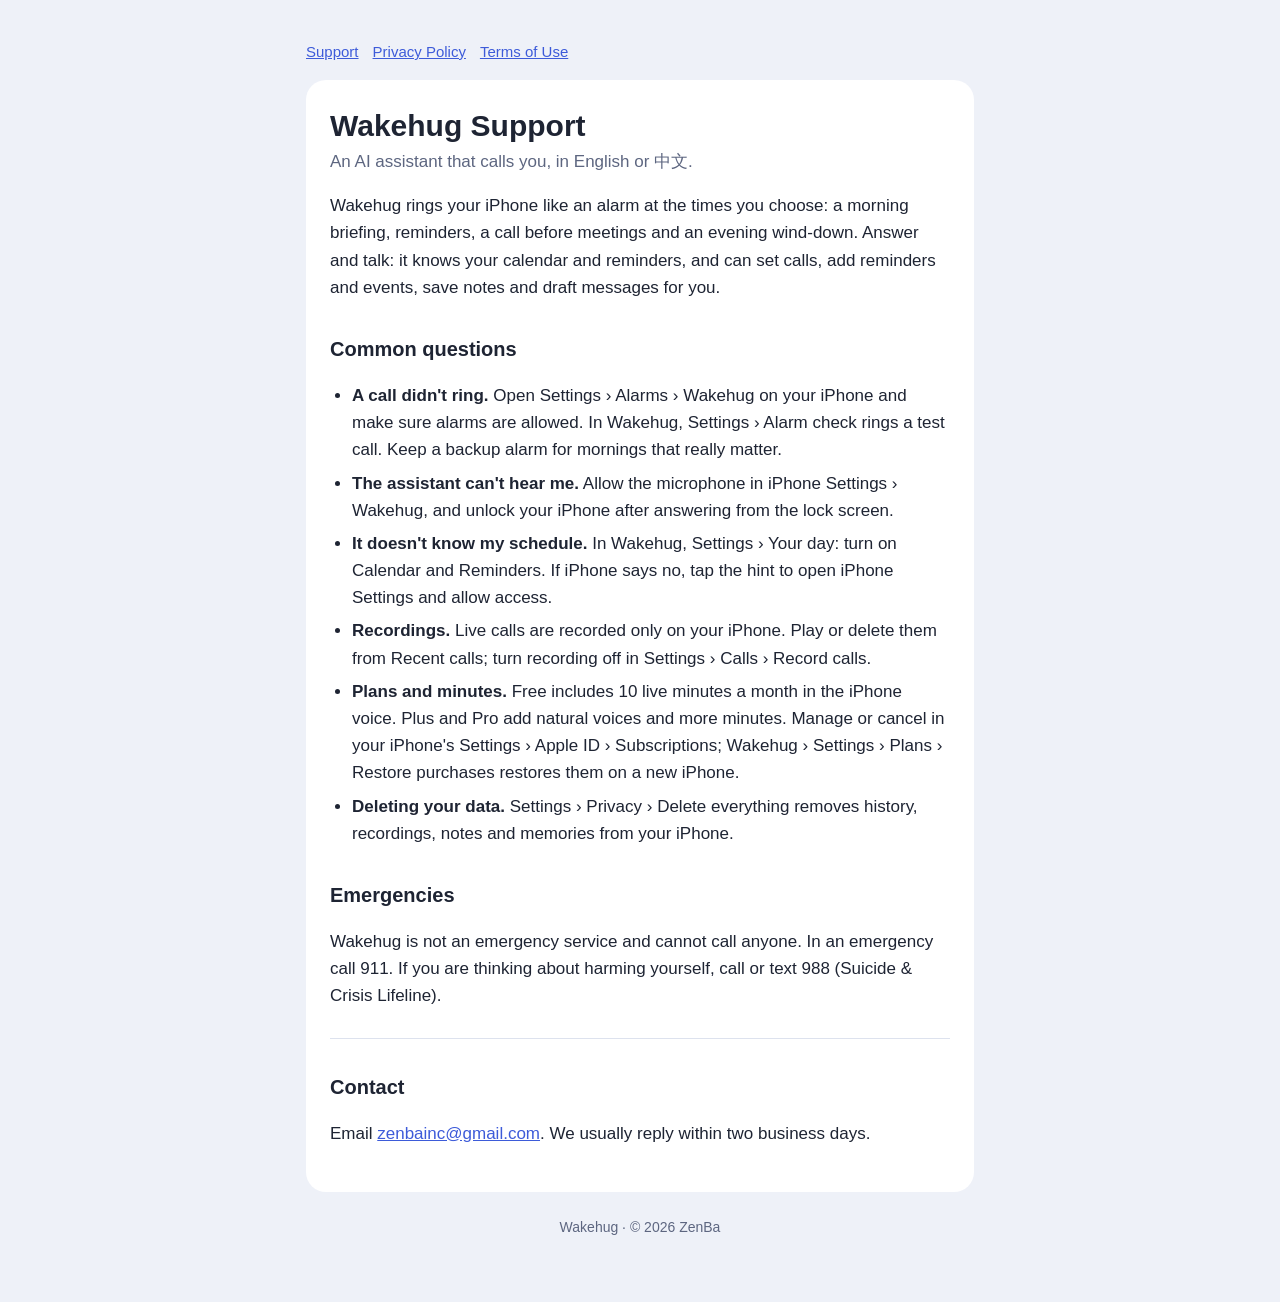
<file: index.html>
<!doctype html>
<html lang="en">
<head>
<meta charset="utf-8">
<meta name="viewport" content="width=device-width, initial-scale=1">
<title>Wakehug Support</title>
<meta name="description" content="Help and contact for Wakehug, the AI assistant that calls you at the times you choose.">
<link rel="stylesheet" href="style.css">
</head>
<body>
<main>
  <nav><a href="./">Support</a><a href="privacy.html">Privacy Policy</a><a href="terms.html">Terms of Use</a></nav>
  <div class="card">
    <h1>Wakehug Support</h1>
    <p class="meta">An AI assistant that calls you, in English or 中文.</p>
    <p>Wakehug rings your iPhone like an alarm at the times you choose: a morning briefing, reminders, a call before meetings and an evening wind-down. Answer and talk: it knows your calendar and reminders, and can set calls, add reminders and events, save notes and draft messages for you.</p>

    <h2>Common questions</h2>
    <ul>
      <li><strong>A call didn't ring.</strong> Open Settings › Alarms › Wakehug on your iPhone and make sure alarms are allowed. In Wakehug, Settings › Alarm check rings a test call. Keep a backup alarm for mornings that really matter.</li>
      <li><strong>The assistant can't hear me.</strong> Allow the microphone in iPhone Settings › Wakehug, and unlock your iPhone after answering from the lock screen.</li>
      <li><strong>It doesn't know my schedule.</strong> In Wakehug, Settings › Your day: turn on Calendar and Reminders. If iPhone says no, tap the hint to open iPhone Settings and allow access.</li>
      <li><strong>Recordings.</strong> Live calls are recorded only on your iPhone. Play or delete them from Recent calls; turn recording off in Settings › Calls › Record calls.</li>
      <li><strong>Plans and minutes.</strong> Free includes 10 live minutes a month in the iPhone voice. Plus and Pro add natural voices and more minutes. Manage or cancel in your iPhone's Settings › Apple ID › Subscriptions; Wakehug › Settings › Plans › Restore purchases restores them on a new iPhone.</li>
      <li><strong>Deleting your data.</strong> Settings › Privacy › Delete everything removes history, recordings, notes and memories from your iPhone.</li>
    </ul>

    <h2>Emergencies</h2>
    <p>Wakehug is not an emergency service and cannot call anyone. In an emergency call 911. If you are thinking about harming yourself, call or text 988 (Suicide &amp; Crisis Lifeline).</p>

    <hr>
    <h2>Contact</h2>
    <p>Email <a href="mailto:zenbainc@gmail.com">zenbainc@gmail.com</a>. We usually reply within two business days.</p>
  </div>
  <footer>Wakehug · © 2026 ZenBa</footer>
</main>
</body>
</html>
</file>
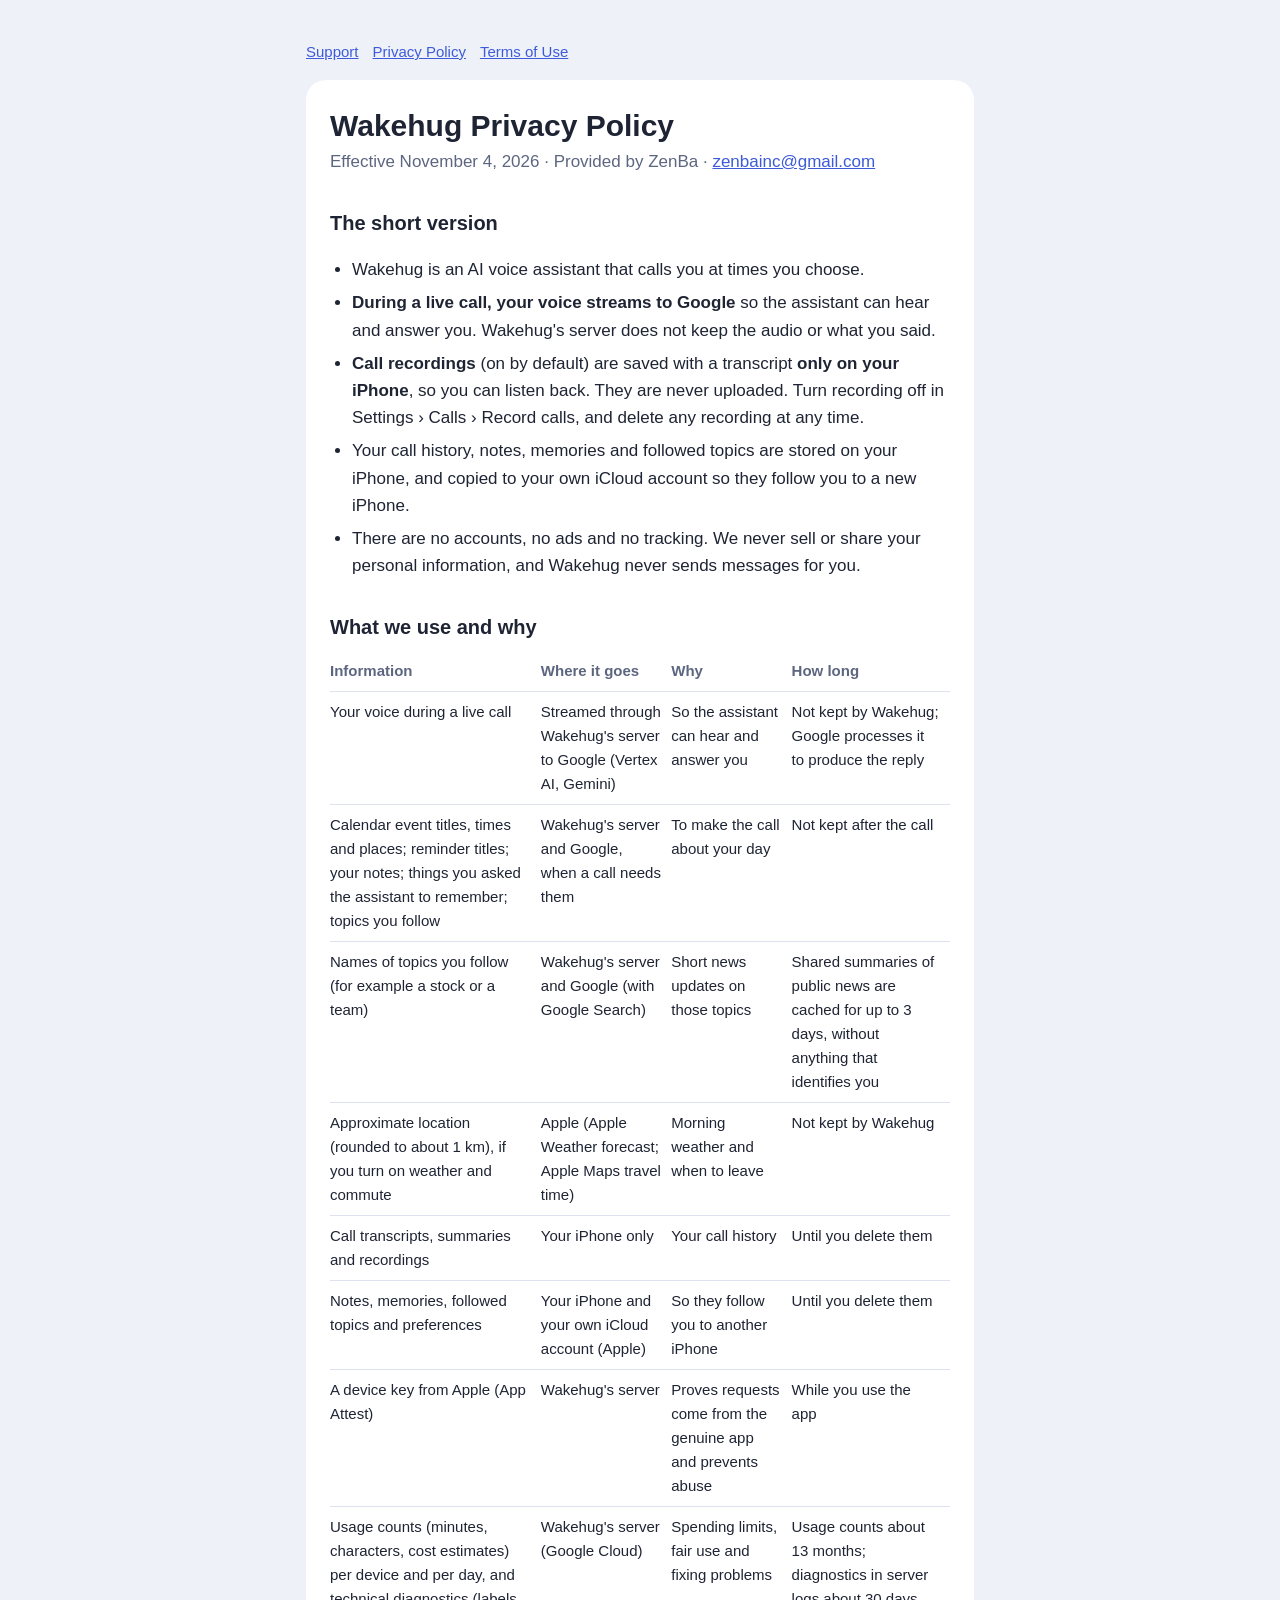
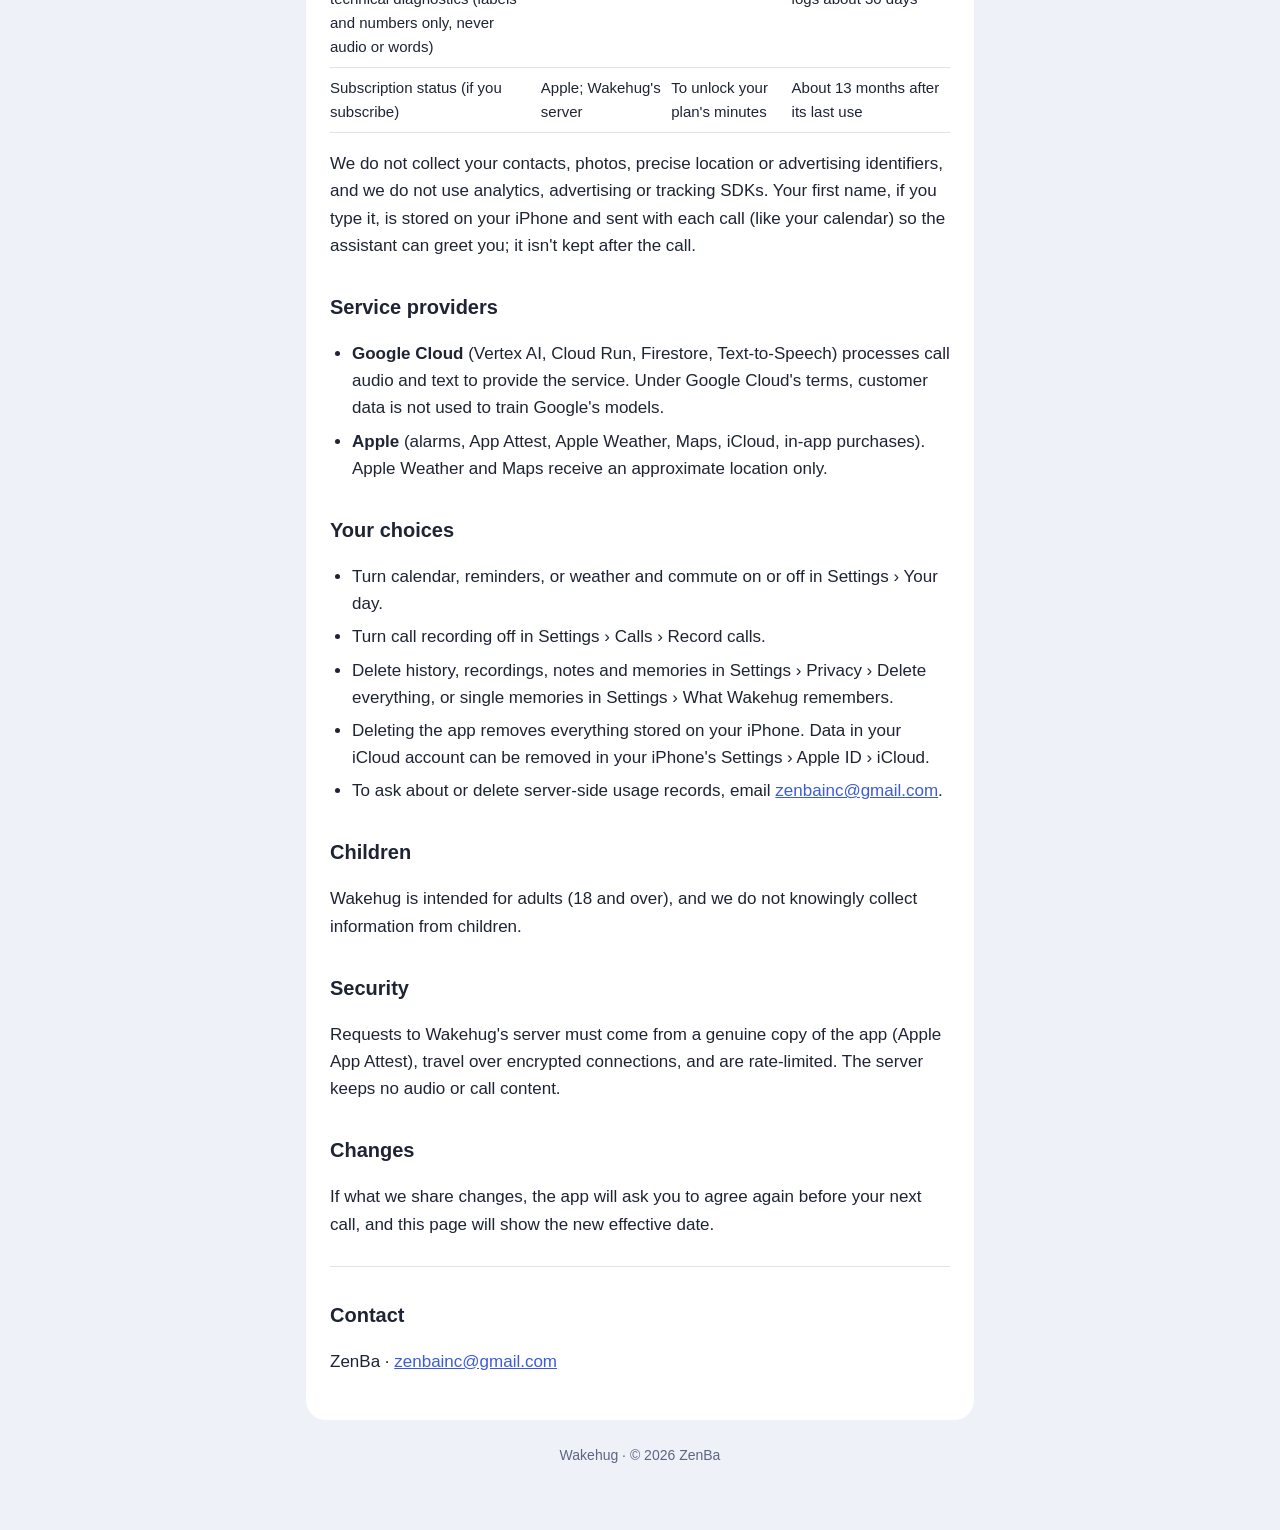
<file: privacy.html>
<!doctype html>
<html lang="en">
<head>
<meta charset="utf-8">
<meta name="viewport" content="width=device-width, initial-scale=1">
<title>Wakehug Privacy Policy</title>
<meta name="description" content="How Wakehug handles your voice, calendar, recordings and other information.">
<link rel="stylesheet" href="style.css">
</head>
<body>
<main>
  <nav><a href="./">Support</a><a href="privacy.html">Privacy Policy</a><a href="terms.html">Terms of Use</a></nav>
  <div class="card">
    <h1>Wakehug Privacy Policy</h1>
    <p class="meta">Effective November 4, 2026 · Provided by ZenBa · <a href="mailto:zenbainc@gmail.com">zenbainc@gmail.com</a></p>

    <h2>The short version</h2>
    <ul>
      <li>Wakehug is an AI voice assistant that calls you at times you choose.</li>
      <li><strong>During a live call, your voice streams to Google</strong> so the assistant can hear and answer you. Wakehug's server does not keep the audio or what you said.</li>
      <li><strong>Call recordings</strong> (on by default) are saved with a transcript <strong>only on your iPhone</strong>, so you can listen back. They are never uploaded. Turn recording off in Settings › Calls › Record calls, and delete any recording at any time.</li>
      <li>Your call history, notes, memories and followed topics are stored on your iPhone, and copied to your own iCloud account so they follow you to a new iPhone.</li>
      <li>There are no accounts, no ads and no tracking. We never sell or share your personal information, and Wakehug never sends messages for you.</li>
    </ul>

    <h2>What we use and why</h2>
    <table>
      <tr><th>Information</th><th>Where it goes</th><th>Why</th><th>How long</th></tr>
      <tr><td>Your voice during a live call</td><td>Streamed through Wakehug's server to Google (Vertex AI, Gemini)</td><td>So the assistant can hear and answer you</td><td>Not kept by Wakehug; Google processes it to produce the reply</td></tr>
      <tr><td>Calendar event titles, times and places; reminder titles; your notes; things you asked the assistant to remember; topics you follow</td><td>Wakehug's server and Google, when a call needs them</td><td>To make the call about your day</td><td>Not kept after the call</td></tr>
      <tr><td>Names of topics you follow (for example a stock or a team)</td><td>Wakehug's server and Google (with Google Search)</td><td>Short news updates on those topics</td><td>Shared summaries of public news are cached for up to 3 days, without anything that identifies you</td></tr>
      <tr><td>Approximate location (rounded to about 1 km), if you turn on weather and commute</td><td>Apple (Apple Weather forecast; Apple Maps travel time)</td><td>Morning weather and when to leave</td><td>Not kept by Wakehug</td></tr>
      <tr><td>Call transcripts, summaries and recordings</td><td>Your iPhone only</td><td>Your call history</td><td>Until you delete them</td></tr>
      <tr><td>Notes, memories, followed topics and preferences</td><td>Your iPhone and your own iCloud account (Apple)</td><td>So they follow you to another iPhone</td><td>Until you delete them</td></tr>
      <tr><td>A device key from Apple (App Attest)</td><td>Wakehug's server</td><td>Proves requests come from the genuine app and prevents abuse</td><td>While you use the app</td></tr>
      <tr><td>Usage counts (minutes, characters, cost estimates) per device and per day, and technical diagnostics (labels and numbers only, never audio or words)</td><td>Wakehug's server (Google Cloud)</td><td>Spending limits, fair use and fixing problems</td><td>Usage counts about 13 months; diagnostics in server logs about 30 days</td></tr>
      <tr><td>Subscription status (if you subscribe)</td><td>Apple; Wakehug's server</td><td>To unlock your plan's minutes</td><td>About 13 months after its last use</td></tr>
    </table>
    <p>We do not collect your contacts, photos, precise location or advertising identifiers, and we do not use analytics, advertising or tracking SDKs. Your first name, if you type it, is stored on your iPhone and sent with each call (like your calendar) so the assistant can greet you; it isn't kept after the call.</p>

    <h2>Service providers</h2>
    <ul>
      <li><strong>Google Cloud</strong> (Vertex AI, Cloud Run, Firestore, Text-to-Speech) processes call audio and text to provide the service. Under Google Cloud's terms, customer data is not used to train Google's models.</li>
      <li><strong>Apple</strong> (alarms, App Attest, Apple Weather, Maps, iCloud, in-app purchases). Apple Weather and Maps receive an approximate location only.</li>
    </ul>

    <h2>Your choices</h2>
    <ul>
      <li>Turn calendar, reminders, or weather and commute on or off in Settings › Your day.</li>
      <li>Turn call recording off in Settings › Calls › Record calls.</li>
      <li>Delete history, recordings, notes and memories in Settings › Privacy › Delete everything, or single memories in Settings › What Wakehug remembers.</li>
      <li>Deleting the app removes everything stored on your iPhone. Data in your iCloud account can be removed in your iPhone's Settings › Apple ID › iCloud.</li>
      <li>To ask about or delete server-side usage records, email <a href="mailto:zenbainc@gmail.com">zenbainc@gmail.com</a>.</li>
    </ul>

    <h2>Children</h2>
    <p>Wakehug is intended for adults (18 and over), and we do not knowingly collect information from children.</p>

    <h2>Security</h2>
    <p>Requests to Wakehug's server must come from a genuine copy of the app (Apple App Attest), travel over encrypted connections, and are rate-limited. The server keeps no audio or call content.</p>

    <h2>Changes</h2>
    <p>If what we share changes, the app will ask you to agree again before your next call, and this page will show the new effective date.</p>

    <hr>
    <h2>Contact</h2>
    <p>ZenBa · <a href="mailto:zenbainc@gmail.com">zenbainc@gmail.com</a></p>
  </div>
  <footer>Wakehug · © 2026 ZenBa</footer>
</main>
</body>
</html>
</file>
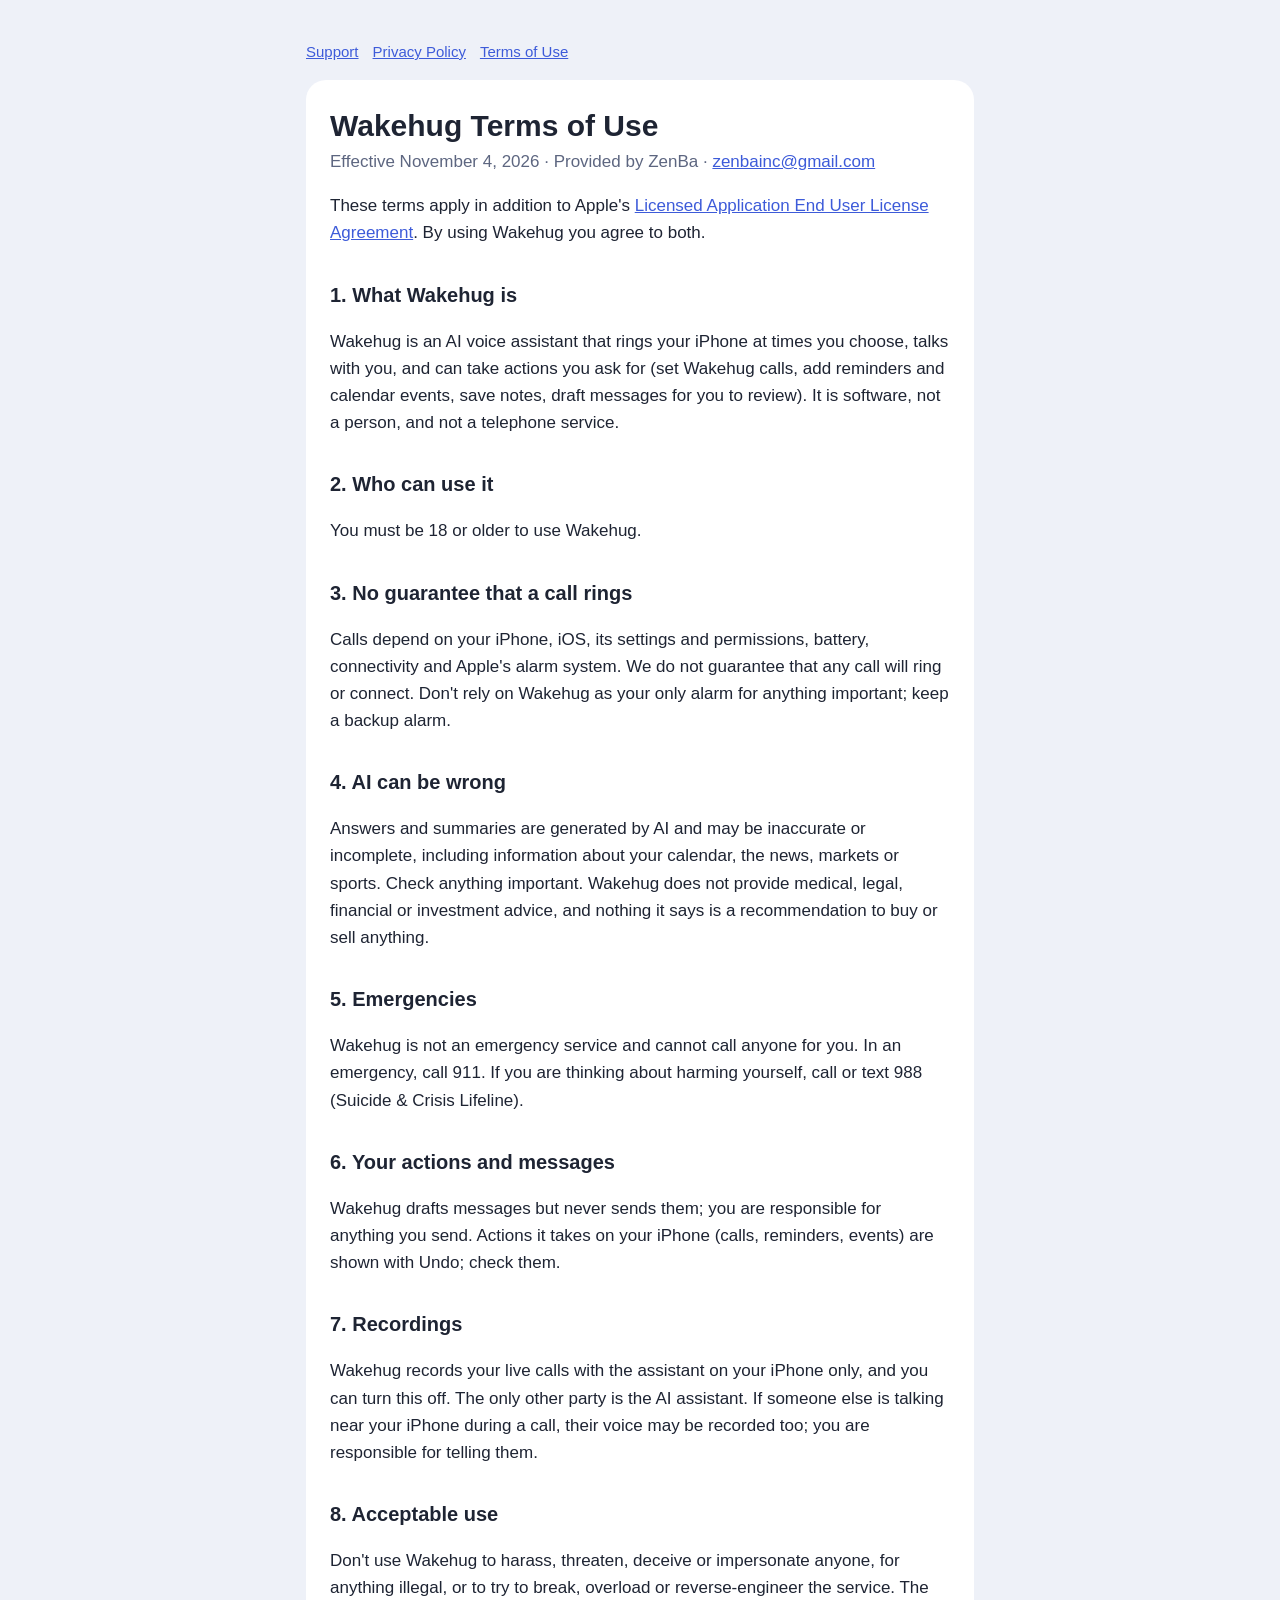
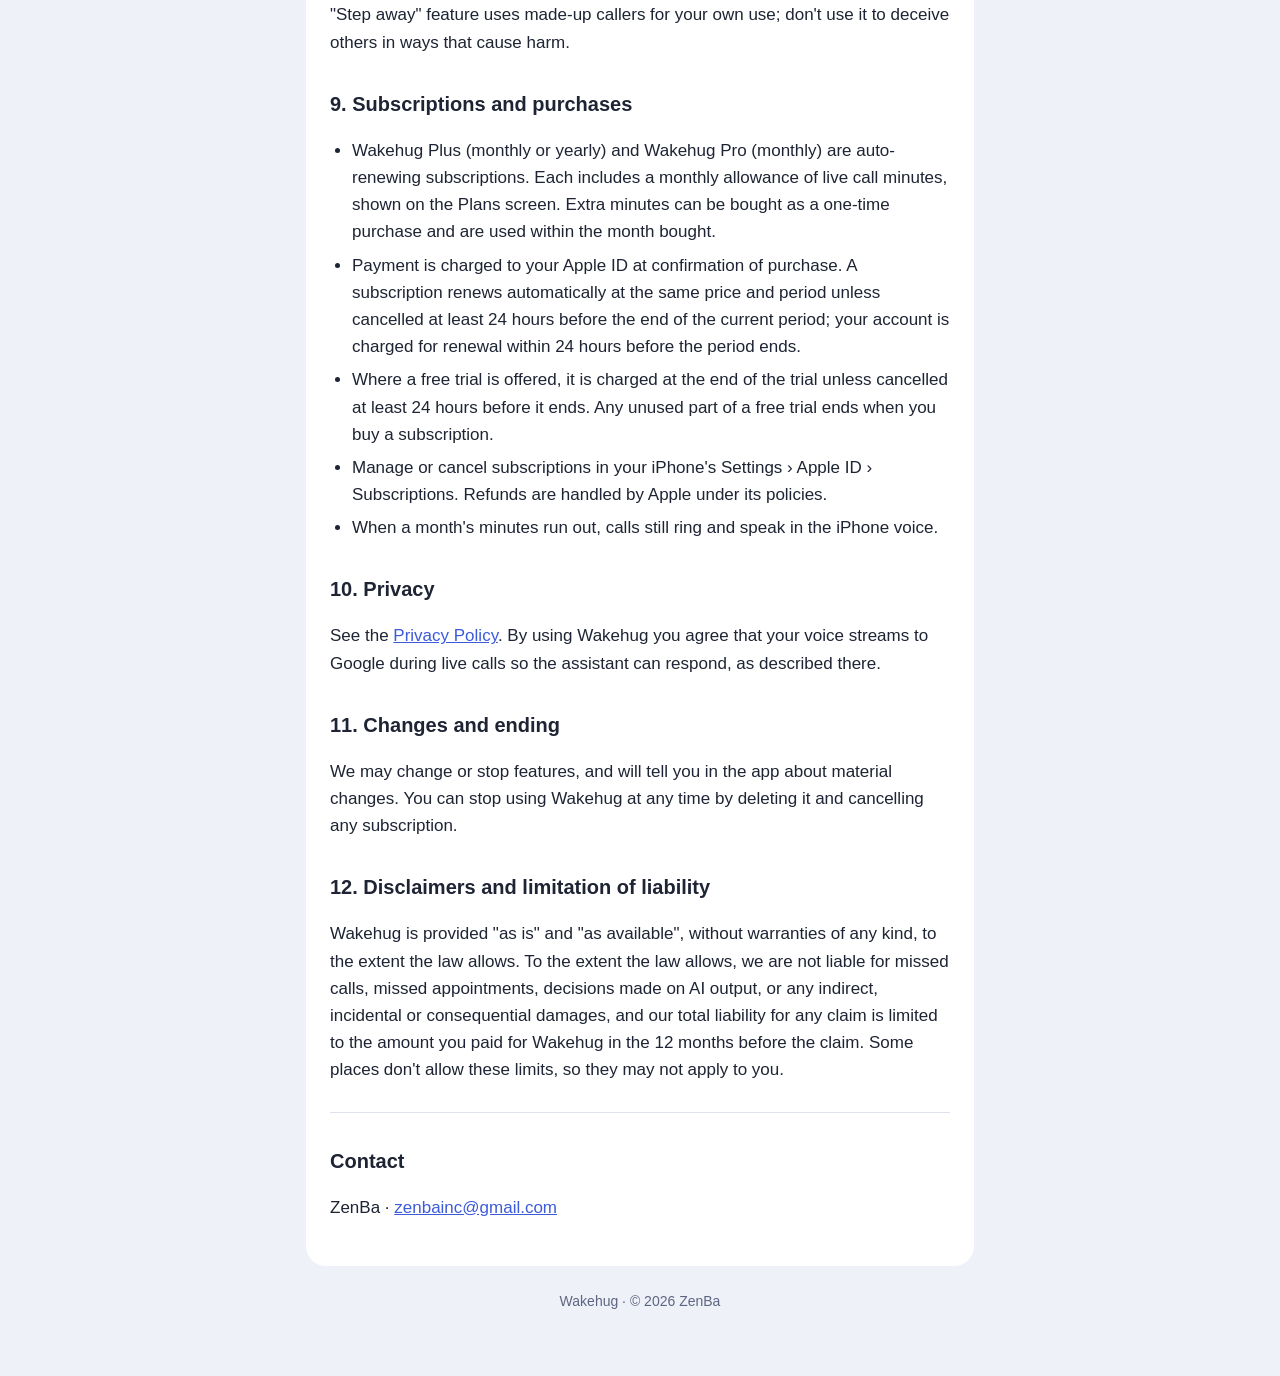
<file: terms.html>
<!doctype html>
<html lang="en">
<head>
<meta charset="utf-8">
<meta name="viewport" content="width=device-width, initial-scale=1">
<title>Wakehug Terms of Use</title>
<meta name="description" content="Terms of use for Wakehug, including subscriptions, AI limitations and emergencies.">
<link rel="stylesheet" href="style.css">
</head>
<body>
<main>
  <nav><a href="./">Support</a><a href="privacy.html">Privacy Policy</a><a href="terms.html">Terms of Use</a></nav>
  <div class="card">
    <h1>Wakehug Terms of Use</h1>
    <p class="meta">Effective November 4, 2026 · Provided by ZenBa · <a href="mailto:zenbainc@gmail.com">zenbainc@gmail.com</a></p>
    <p>These terms apply in addition to Apple's <a href="https://www.apple.com/legal/internet-services/itunes/dev/stdeula/">Licensed Application End User License Agreement</a>. By using Wakehug you agree to both.</p>

    <h2>1. What Wakehug is</h2>
    <p>Wakehug is an AI voice assistant that rings your iPhone at times you choose, talks with you, and can take actions you ask for (set Wakehug calls, add reminders and calendar events, save notes, draft messages for you to review). It is software, not a person, and not a telephone service.</p>

    <h2>2. Who can use it</h2>
    <p>You must be 18 or older to use Wakehug.</p>

    <h2>3. No guarantee that a call rings</h2>
    <p>Calls depend on your iPhone, iOS, its settings and permissions, battery, connectivity and Apple's alarm system. We do not guarantee that any call will ring or connect. Don't rely on Wakehug as your only alarm for anything important; keep a backup alarm.</p>

    <h2>4. AI can be wrong</h2>
    <p>Answers and summaries are generated by AI and may be inaccurate or incomplete, including information about your calendar, the news, markets or sports. Check anything important. Wakehug does not provide medical, legal, financial or investment advice, and nothing it says is a recommendation to buy or sell anything.</p>

    <h2>5. Emergencies</h2>
    <p>Wakehug is not an emergency service and cannot call anyone for you. In an emergency, call 911. If you are thinking about harming yourself, call or text 988 (Suicide &amp; Crisis Lifeline).</p>

    <h2>6. Your actions and messages</h2>
    <p>Wakehug drafts messages but never sends them; you are responsible for anything you send. Actions it takes on your iPhone (calls, reminders, events) are shown with Undo; check them.</p>

    <h2>7. Recordings</h2>
    <p>Wakehug records your live calls with the assistant on your iPhone only, and you can turn this off. The only other party is the AI assistant. If someone else is talking near your iPhone during a call, their voice may be recorded too; you are responsible for telling them.</p>

    <h2>8. Acceptable use</h2>
    <p>Don't use Wakehug to harass, threaten, deceive or impersonate anyone, for anything illegal, or to try to break, overload or reverse-engineer the service. The "Step away" feature uses made-up callers for your own use; don't use it to deceive others in ways that cause harm.</p>

    <h2>9. Subscriptions and purchases</h2>
    <ul>
      <li>Wakehug Plus (monthly or yearly) and Wakehug Pro (monthly) are auto-renewing subscriptions. Each includes a monthly allowance of live call minutes, shown on the Plans screen. Extra minutes can be bought as a one-time purchase and are used within the month bought.</li>
      <li>Payment is charged to your Apple ID at confirmation of purchase. A subscription renews automatically at the same price and period unless cancelled at least 24 hours before the end of the current period; your account is charged for renewal within 24 hours before the period ends.</li>
      <li>Where a free trial is offered, it is charged at the end of the trial unless cancelled at least 24 hours before it ends. Any unused part of a free trial ends when you buy a subscription.</li>
      <li>Manage or cancel subscriptions in your iPhone's Settings › Apple ID › Subscriptions. Refunds are handled by Apple under its policies.</li>
      <li>When a month's minutes run out, calls still ring and speak in the iPhone voice.</li>
    </ul>

    <h2>10. Privacy</h2>
    <p>See the <a href="privacy.html">Privacy Policy</a>. By using Wakehug you agree that your voice streams to Google during live calls so the assistant can respond, as described there.</p>

    <h2>11. Changes and ending</h2>
    <p>We may change or stop features, and will tell you in the app about material changes. You can stop using Wakehug at any time by deleting it and cancelling any subscription.</p>

    <h2>12. Disclaimers and limitation of liability</h2>
    <p>Wakehug is provided "as is" and "as available", without warranties of any kind, to the extent the law allows. To the extent the law allows, we are not liable for missed calls, missed appointments, decisions made on AI output, or any indirect, incidental or consequential damages, and our total liability for any claim is limited to the amount you paid for Wakehug in the 12 months before the claim. Some places don't allow these limits, so they may not apply to you.</p>

    <hr>
    <h2>Contact</h2>
    <p>ZenBa · <a href="mailto:zenbainc@gmail.com">zenbainc@gmail.com</a></p>
  </div>
  <footer>Wakehug · © 2026 ZenBa</footer>
</main>
</body>
</html>
</file>
<file: style.css>
:root { --bg: #EEF1F8; --card: #FFFFFF; --ink: #1E2433; --soft: #5D6680; --accent: #3D5BD9; --rule: #DDE2EE; }
@media (prefers-color-scheme: dark) {
  :root { --bg: #12151D; --card: #1B2030; --ink: #E8ECF6; --soft: #A3ABC2; --accent: #8EA4FF; --rule: #2C3348; }
}
* { box-sizing: border-box; }
body { margin: 0; background: var(--bg); color: var(--ink); font: 17px/1.6 -apple-system, BlinkMacSystemFont, "Segoe UI", Roboto, "PingFang SC", sans-serif; }
main { max-width: 700px; margin: 0 auto; padding: 40px 16px 64px; }
.card { background: var(--card); border-radius: 20px; padding: 28px 24px; }
h1 { font-size: 30px; line-height: 1.2; margin: 0 0 4px; text-wrap: balance; }
h2 { font-size: 20px; margin: 32px 0 8px; }
.meta { color: var(--soft); margin: 0 0 8px; }
ul { padding-left: 22px; }
li { margin: 6px 0; }
a { color: var(--accent); }
hr { border: 0; border-top: 1px solid var(--rule); margin: 28px 0; }
table { width: 100%; border-collapse: collapse; font-size: 15px; display: block; overflow-x: auto; }
th, td { text-align: left; vertical-align: top; padding: 8px 10px 8px 0; border-bottom: 1px solid var(--rule); }
th { color: var(--soft); font-weight: 600; }
nav { margin-bottom: 16px; font-size: 15px; }
nav a { margin-right: 14px; }
footer { color: var(--soft); font-size: 14px; margin-top: 24px; text-align: center; }
</file>
